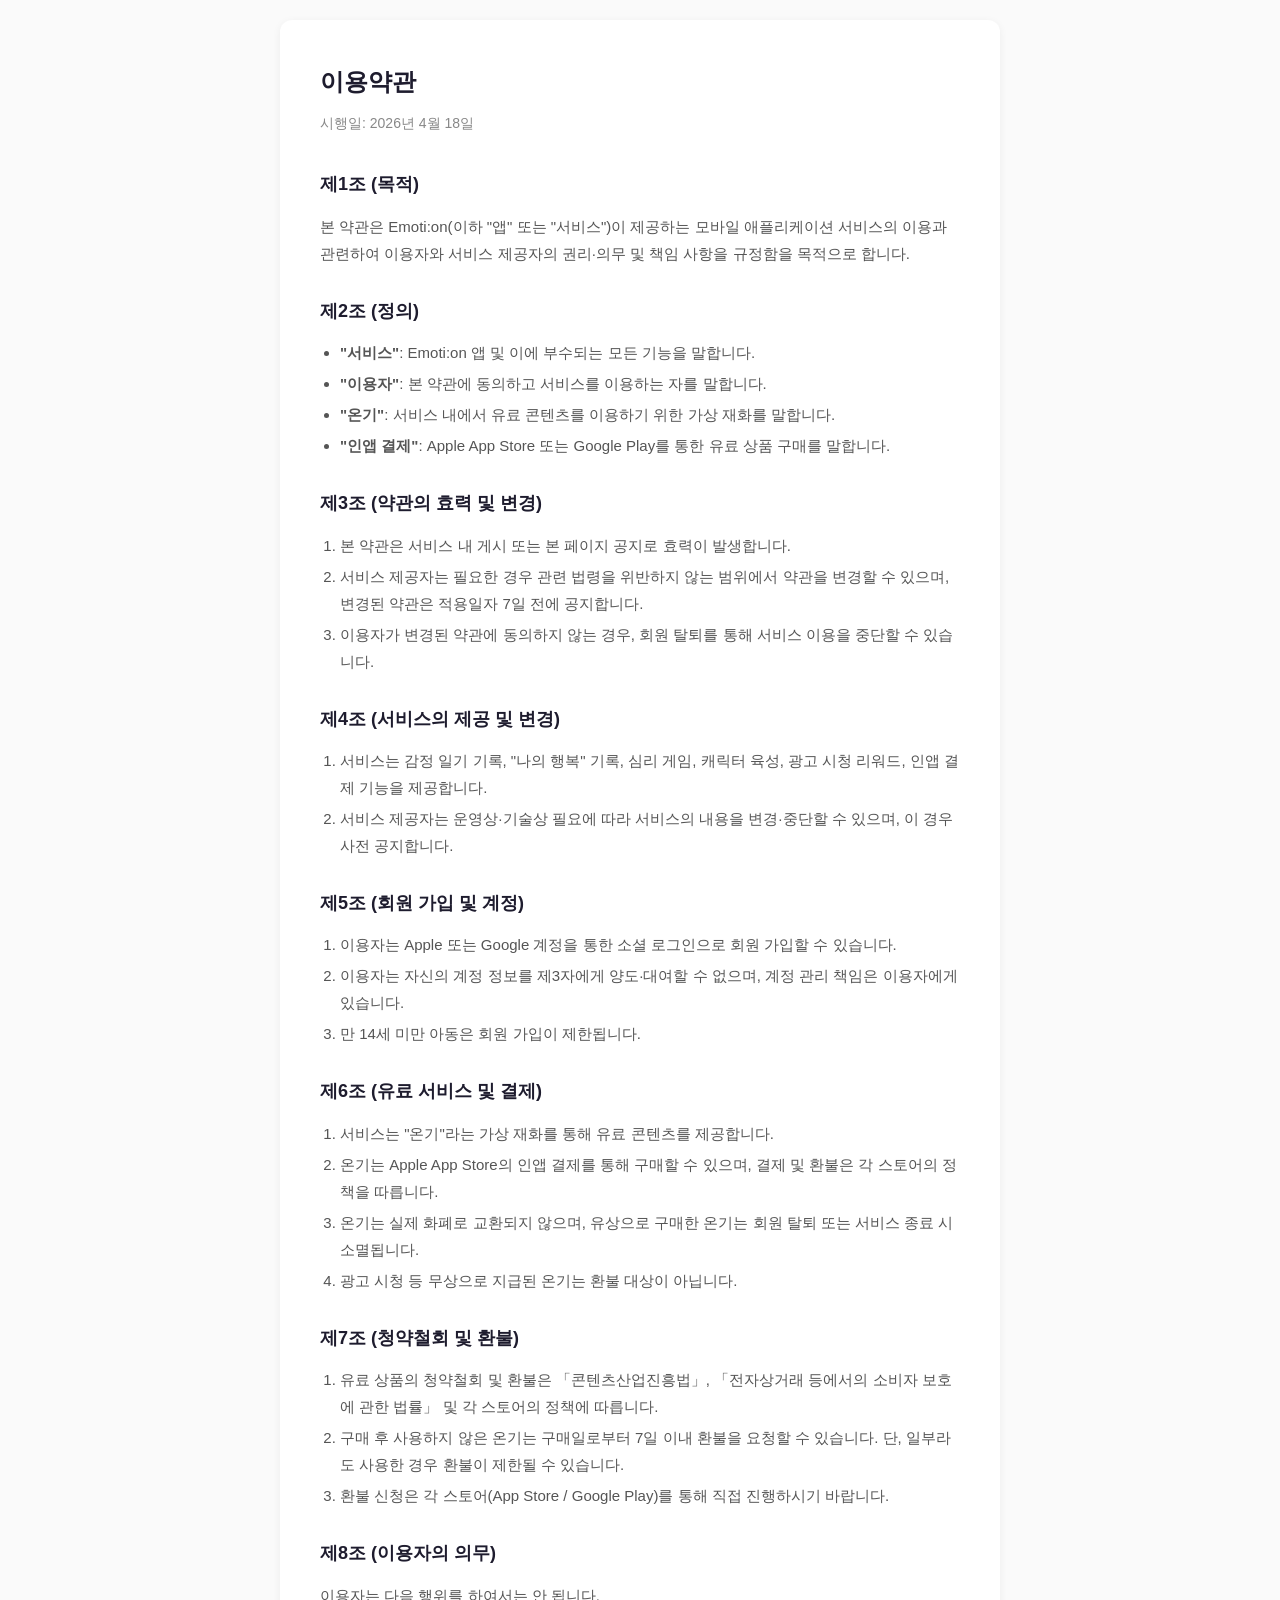
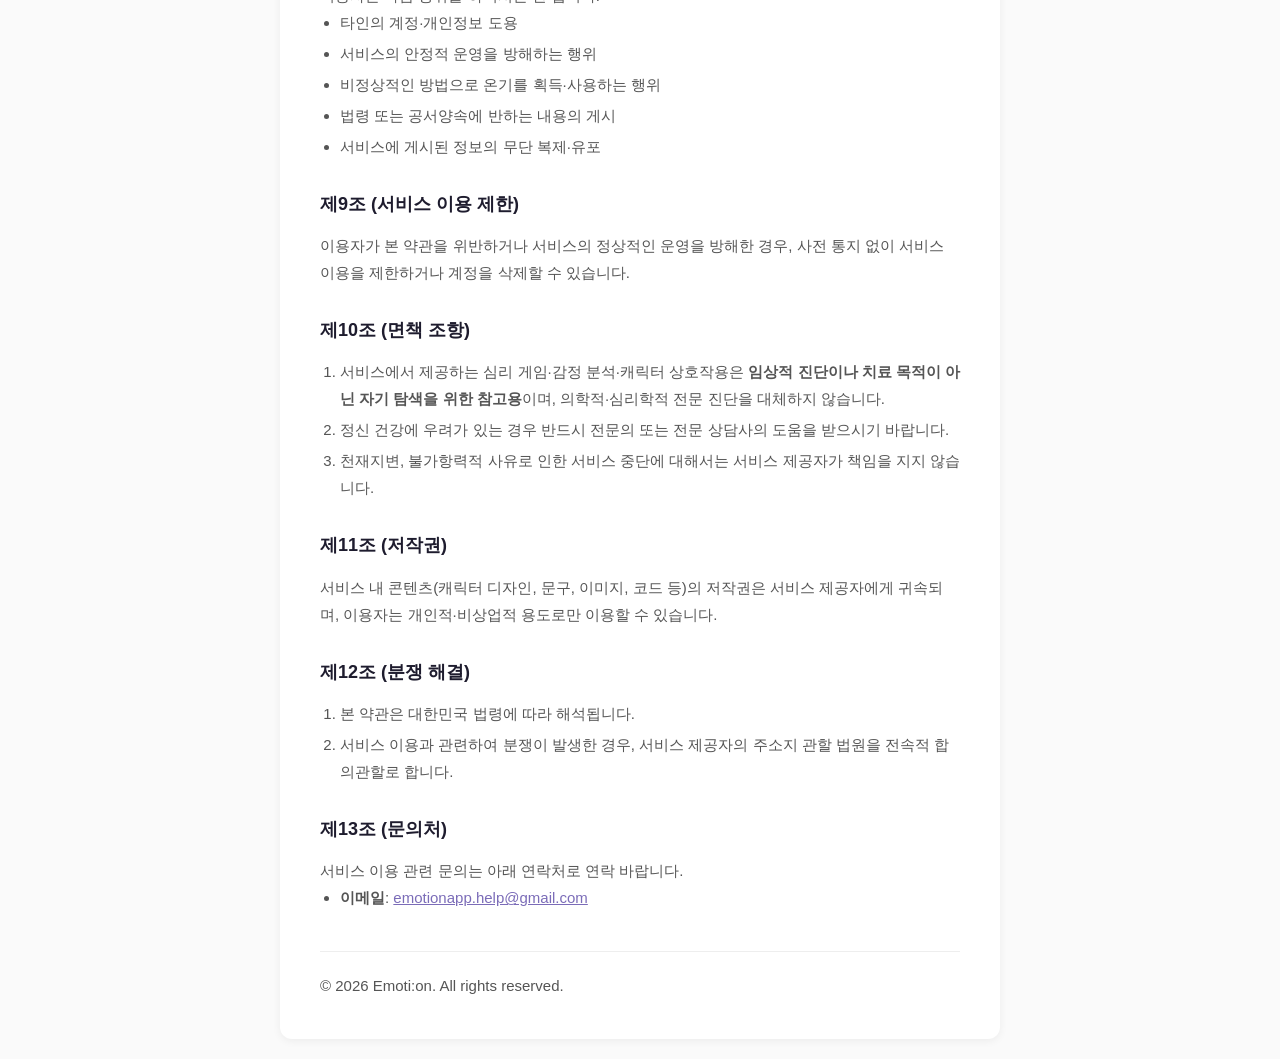
<file: terms-of-service.html>
<!DOCTYPE html>
<html lang="ko">
<head>
    <meta charset="UTF-8">
    <meta name="viewport" content="width=device-width, initial-scale=1.0">
    <title>이용약관 - Emoti:on</title>
    <style>
        * { margin: 0; padding: 0; box-sizing: border-box; }
        body {
            font-family: -apple-system, BlinkMacSystemFont, 'Segoe UI', Roboto, sans-serif;
            line-height: 1.8;
            color: #333;
            background: #fafafa;
            padding: 20px;
        }
        .container {
            max-width: 720px;
            margin: 0 auto;
            background: #fff;
            padding: 40px;
            border-radius: 12px;
            box-shadow: 0 2px 8px rgba(0,0,0,0.06);
        }
        h1 {
            font-size: 24px;
            color: #1E1C2E;
            margin-bottom: 8px;
        }
        .date {
            font-size: 14px;
            color: #888;
            margin-bottom: 32px;
        }
        h2 {
            font-size: 18px;
            color: #1E1C2E;
            margin-top: 28px;
            margin-bottom: 12px;
        }
        p, li { font-size: 15px; color: #555; }
        ul, ol { padding-left: 20px; margin-bottom: 12px; }
        li { margin-bottom: 4px; }
        .footer {
            margin-top: 40px;
            padding-top: 20px;
            border-top: 1px solid #eee;
            font-size: 13px;
            color: #999;
        }
        a { color: #7B6CB8; }
    </style>
</head>
<body>
    <div class="container">
        <h1>이용약관</h1>
        <p class="date">시행일: 2026년 4월 18일</p>

        <h2>제1조 (목적)</h2>
        <p>본 약관은 Emoti:on(이하 "앱" 또는 "서비스")이 제공하는 모바일 애플리케이션 서비스의 이용과 관련하여 이용자와 서비스 제공자의 권리·의무 및 책임 사항을 규정함을 목적으로 합니다.</p>

        <h2>제2조 (정의)</h2>
        <ul>
            <li><strong>"서비스"</strong>: Emoti:on 앱 및 이에 부수되는 모든 기능을 말합니다.</li>
            <li><strong>"이용자"</strong>: 본 약관에 동의하고 서비스를 이용하는 자를 말합니다.</li>
            <li><strong>"온기"</strong>: 서비스 내에서 유료 콘텐츠를 이용하기 위한 가상 재화를 말합니다.</li>
            <li><strong>"인앱 결제"</strong>: Apple App Store 또는 Google Play를 통한 유료 상품 구매를 말합니다.</li>
        </ul>

        <h2>제3조 (약관의 효력 및 변경)</h2>
        <ol>
            <li>본 약관은 서비스 내 게시 또는 본 페이지 공지로 효력이 발생합니다.</li>
            <li>서비스 제공자는 필요한 경우 관련 법령을 위반하지 않는 범위에서 약관을 변경할 수 있으며, 변경된 약관은 적용일자 7일 전에 공지합니다.</li>
            <li>이용자가 변경된 약관에 동의하지 않는 경우, 회원 탈퇴를 통해 서비스 이용을 중단할 수 있습니다.</li>
        </ol>

        <h2>제4조 (서비스의 제공 및 변경)</h2>
        <ol>
            <li>서비스는 감정 일기 기록, "나의 행복" 기록, 심리 게임, 캐릭터 육성, 광고 시청 리워드, 인앱 결제 기능을 제공합니다.</li>
            <li>서비스 제공자는 운영상·기술상 필요에 따라 서비스의 내용을 변경·중단할 수 있으며, 이 경우 사전 공지합니다.</li>
        </ol>

        <h2>제5조 (회원 가입 및 계정)</h2>
        <ol>
            <li>이용자는 Apple 또는 Google 계정을 통한 소셜 로그인으로 회원 가입할 수 있습니다.</li>
            <li>이용자는 자신의 계정 정보를 제3자에게 양도·대여할 수 없으며, 계정 관리 책임은 이용자에게 있습니다.</li>
            <li>만 14세 미만 아동은 회원 가입이 제한됩니다.</li>
        </ol>

        <h2>제6조 (유료 서비스 및 결제)</h2>
        <ol>
            <li>서비스는 "온기"라는 가상 재화를 통해 유료 콘텐츠를 제공합니다.</li>
            <li>온기는 Apple App Store의 인앱 결제를 통해 구매할 수 있으며, 결제 및 환불은 각 스토어의 정책을 따릅니다.</li>
            <li>온기는 실제 화폐로 교환되지 않으며, 유상으로 구매한 온기는 회원 탈퇴 또는 서비스 종료 시 소멸됩니다.</li>
            <li>광고 시청 등 무상으로 지급된 온기는 환불 대상이 아닙니다.</li>
        </ol>

        <h2>제7조 (청약철회 및 환불)</h2>
        <ol>
            <li>유료 상품의 청약철회 및 환불은 「콘텐츠산업진흥법」, 「전자상거래 등에서의 소비자 보호에 관한 법률」 및 각 스토어의 정책에 따릅니다.</li>
            <li>구매 후 사용하지 않은 온기는 구매일로부터 7일 이내 환불을 요청할 수 있습니다. 단, 일부라도 사용한 경우 환불이 제한될 수 있습니다.</li>
            <li>환불 신청은 각 스토어(App Store / Google Play)를 통해 직접 진행하시기 바랍니다.</li>
        </ol>

        <h2>제8조 (이용자의 의무)</h2>
        <p>이용자는 다음 행위를 하여서는 안 됩니다.</p>
        <ul>
            <li>타인의 계정·개인정보 도용</li>
            <li>서비스의 안정적 운영을 방해하는 행위</li>
            <li>비정상적인 방법으로 온기를 획득·사용하는 행위</li>
            <li>법령 또는 공서양속에 반하는 내용의 게시</li>
            <li>서비스에 게시된 정보의 무단 복제·유포</li>
        </ul>

        <h2>제9조 (서비스 이용 제한)</h2>
        <p>이용자가 본 약관을 위반하거나 서비스의 정상적인 운영을 방해한 경우, 사전 통지 없이 서비스 이용을 제한하거나 계정을 삭제할 수 있습니다.</p>

        <h2>제10조 (면책 조항)</h2>
        <ol>
            <li>서비스에서 제공하는 심리 게임·감정 분석·캐릭터 상호작용은 <strong>임상적 진단이나 치료 목적이 아닌 자기 탐색을 위한 참고용</strong>이며, 의학적·심리학적 전문 진단을 대체하지 않습니다.</li>
            <li>정신 건강에 우려가 있는 경우 반드시 전문의 또는 전문 상담사의 도움을 받으시기 바랍니다.</li>
            <li>천재지변, 불가항력적 사유로 인한 서비스 중단에 대해서는 서비스 제공자가 책임을 지지 않습니다.</li>
        </ol>

        <h2>제11조 (저작권)</h2>
        <p>서비스 내 콘텐츠(캐릭터 디자인, 문구, 이미지, 코드 등)의 저작권은 서비스 제공자에게 귀속되며, 이용자는 개인적·비상업적 용도로만 이용할 수 있습니다.</p>

        <h2>제12조 (분쟁 해결)</h2>
        <ol>
            <li>본 약관은 대한민국 법령에 따라 해석됩니다.</li>
            <li>서비스 이용과 관련하여 분쟁이 발생한 경우, 서비스 제공자의 주소지 관할 법원을 전속적 합의관할로 합니다.</li>
        </ol>

        <h2>제13조 (문의처)</h2>
        <p>서비스 이용 관련 문의는 아래 연락처로 연락 바랍니다.</p>
        <ul>
            <li><strong>이메일</strong>: <a href="mailto:emotionapp.help@gmail.com">emotionapp.help@gmail.com</a></li>
        </ul>

        <div class="footer">
            <p>&copy; 2026 Emoti:on. All rights reserved.</p>
        </div>
    </div>
</body>
</html>
</file>
